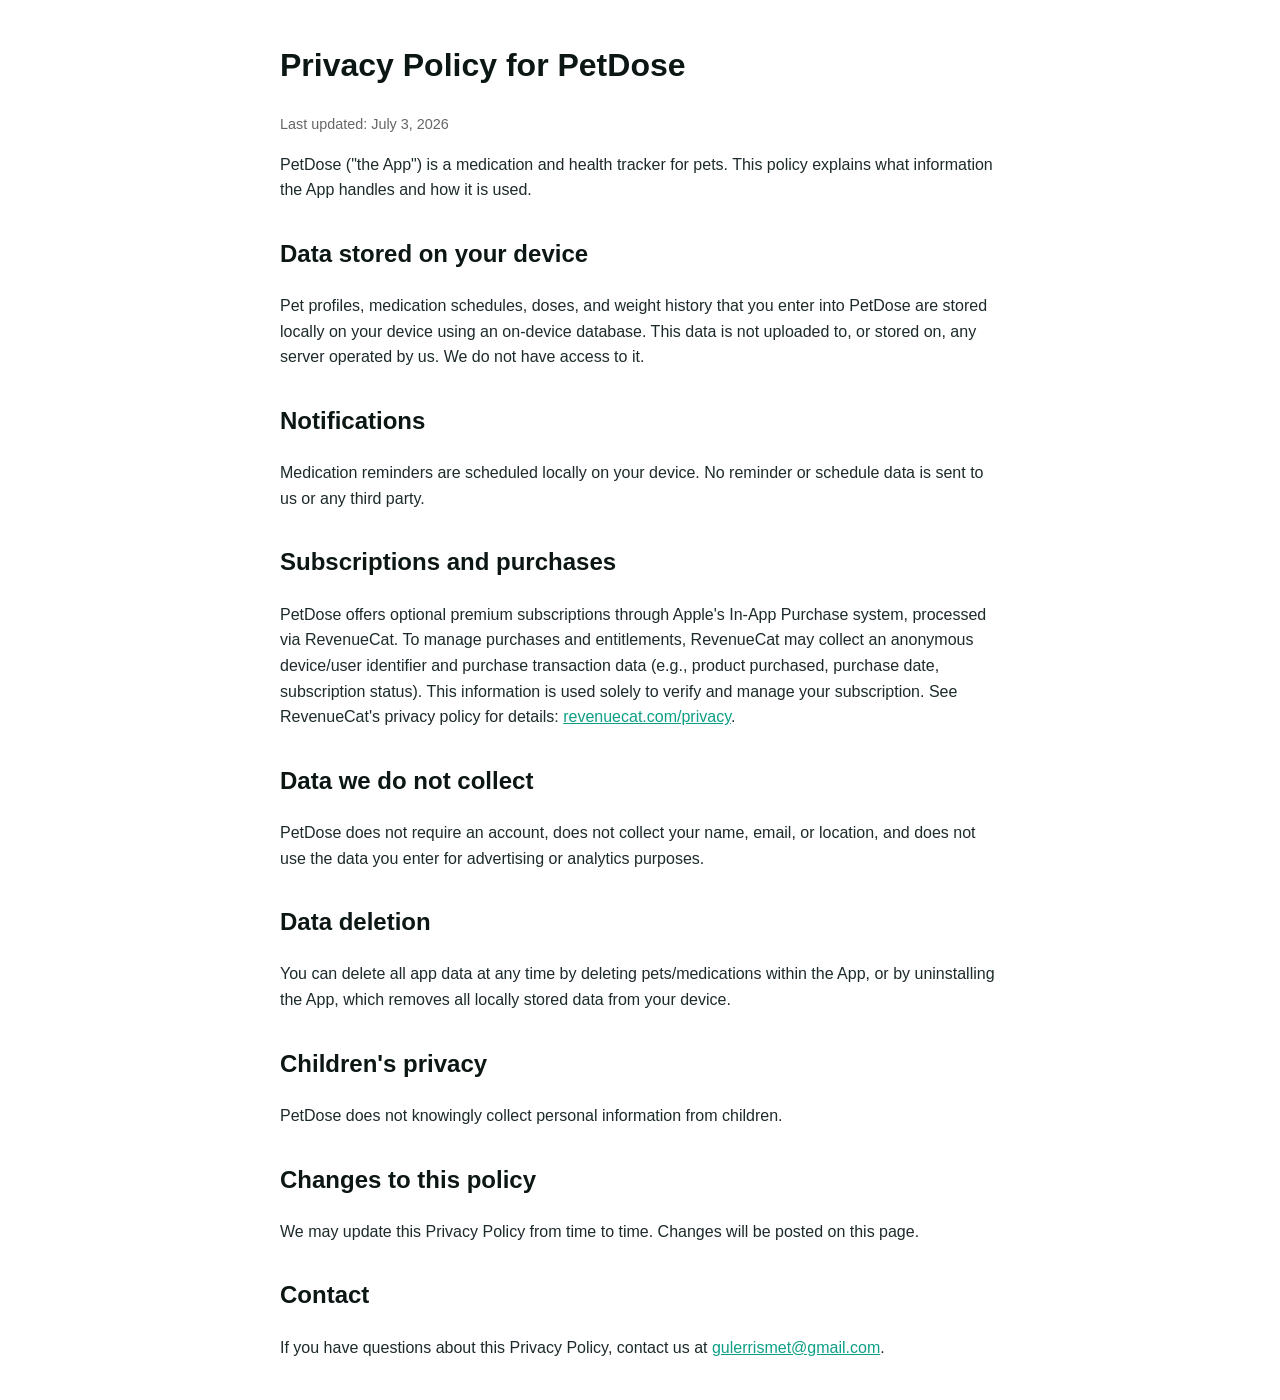
<file: petdose/privacy-policy.html>
<!DOCTYPE html>
<html lang="en">
<head>
<meta charset="UTF-8">
<meta name="viewport" content="width=device-width, initial-scale=1.0">
<title>PetDose Privacy Policy</title>
<style>
  body { font-family: -apple-system, BlinkMacSystemFont, "Segoe UI", Roboto, sans-serif; max-width: 720px; margin: 40px auto; padding: 0 20px; line-height: 1.6; color: #1D2A2B; }
  h1 { color: #0C1715; }
  h2 { color: #0C1715; margin-top: 32px; }
  a { color: #0E9F86; }
  .updated { color: #666; font-size: 0.9em; }
</style>
</head>
<body>
  <h1>Privacy Policy for PetDose</h1>
  <p class="updated">Last updated: July 3, 2026</p>

  <p>PetDose ("the App") is a medication and health tracker for pets. This policy explains what
  information the App handles and how it is used.</p>

  <h2>Data stored on your device</h2>
  <p>Pet profiles, medication schedules, doses, and weight history that you enter into PetDose are
  stored locally on your device using an on-device database. This data is not uploaded to, or
  stored on, any server operated by us. We do not have access to it.</p>

  <h2>Notifications</h2>
  <p>Medication reminders are scheduled locally on your device. No reminder or schedule data is
  sent to us or any third party.</p>

  <h2>Subscriptions and purchases</h2>
  <p>PetDose offers optional premium subscriptions through Apple's In-App Purchase system, processed
  via RevenueCat. To manage purchases and entitlements, RevenueCat may collect an anonymous device/user
  identifier and purchase transaction data (e.g., product purchased, purchase date, subscription status).
  This information is used solely to verify and manage your subscription. See RevenueCat's privacy
  policy for details: <a href="https://www.revenuecat.com/privacy">revenuecat.com/privacy</a>.</p>

  <h2>Data we do not collect</h2>
  <p>PetDose does not require an account, does not collect your name, email, or location, and does not
  use the data you enter for advertising or analytics purposes.</p>

  <h2>Data deletion</h2>
  <p>You can delete all app data at any time by deleting pets/medications within the App, or by
  uninstalling the App, which removes all locally stored data from your device.</p>

  <h2>Children's privacy</h2>
  <p>PetDose does not knowingly collect personal information from children.</p>

  <h2>Changes to this policy</h2>
  <p>We may update this Privacy Policy from time to time. Changes will be posted on this page.</p>

  <h2>Contact</h2>
  <p>If you have questions about this Privacy Policy, contact us at
  <a href="mailto:gulerrismet@gmail.com">gulerrismet@gmail.com</a>.</p>
</body>
</html>
</file>
